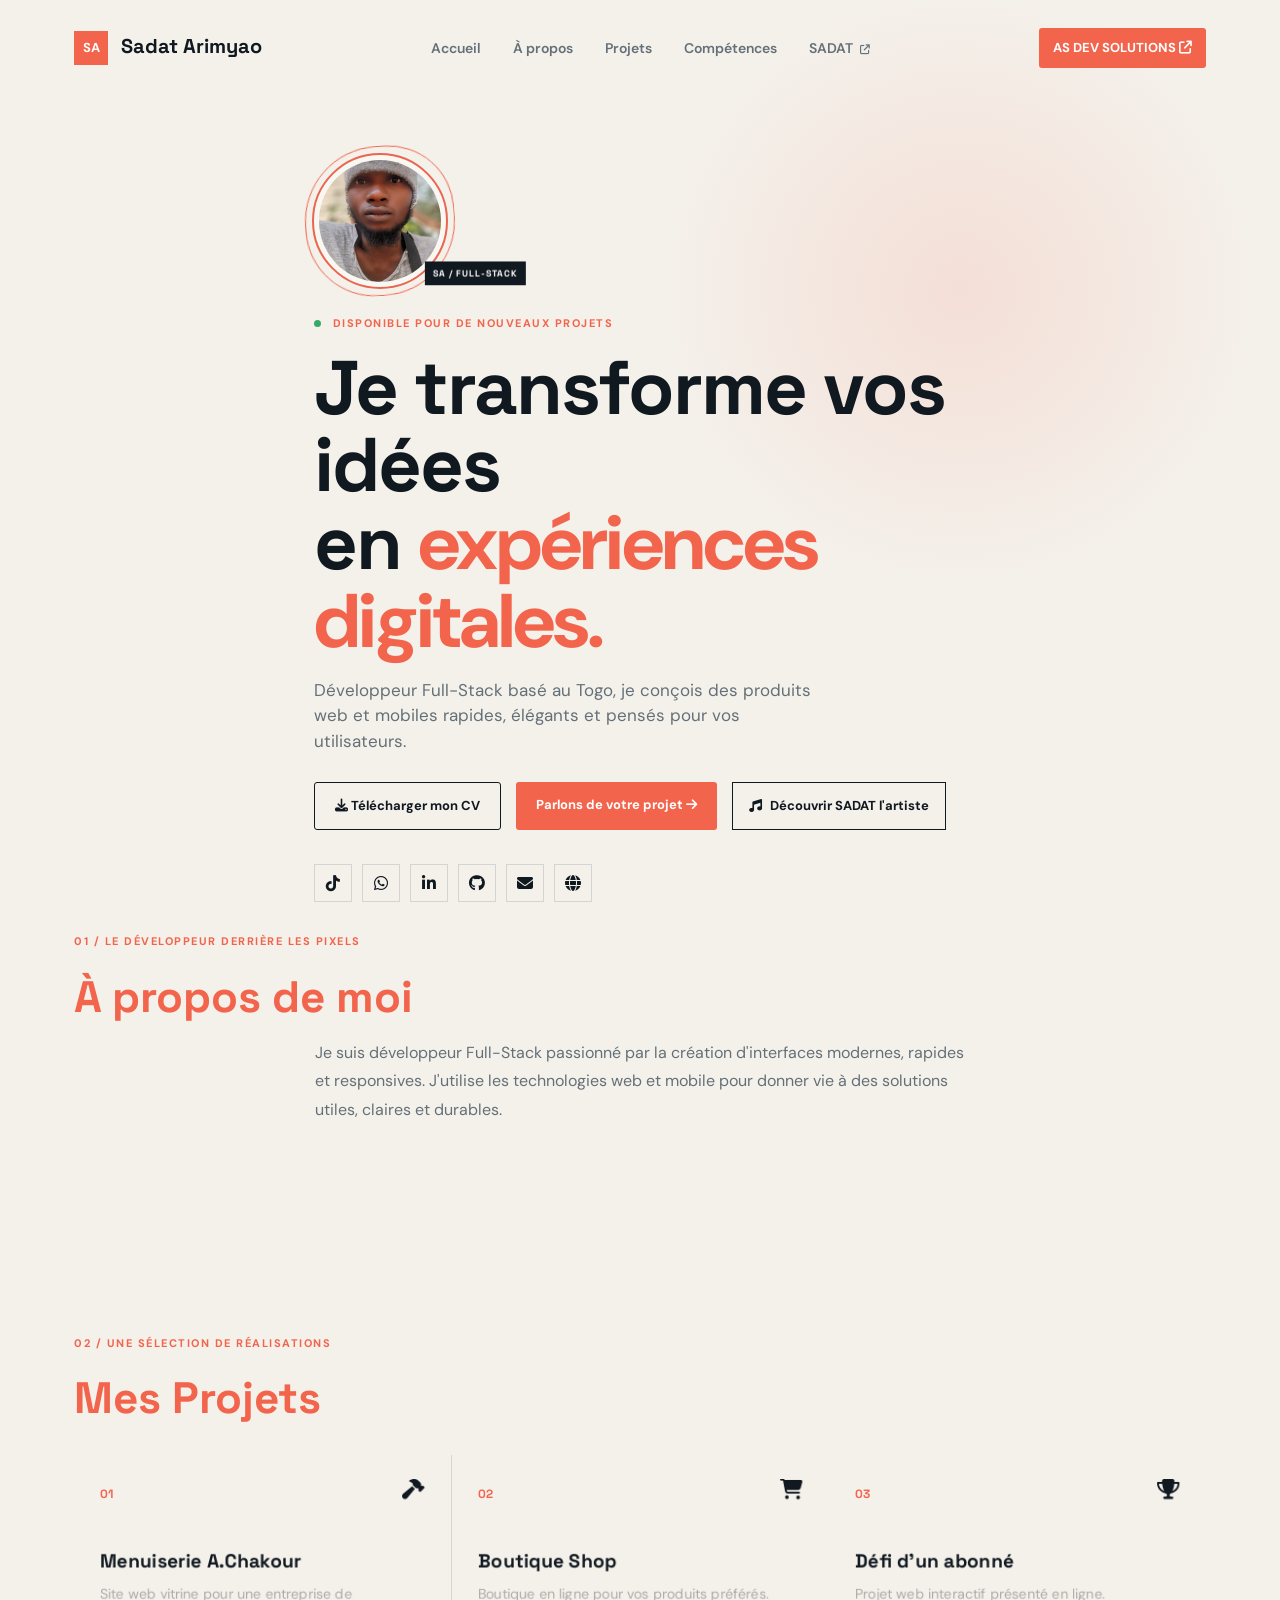
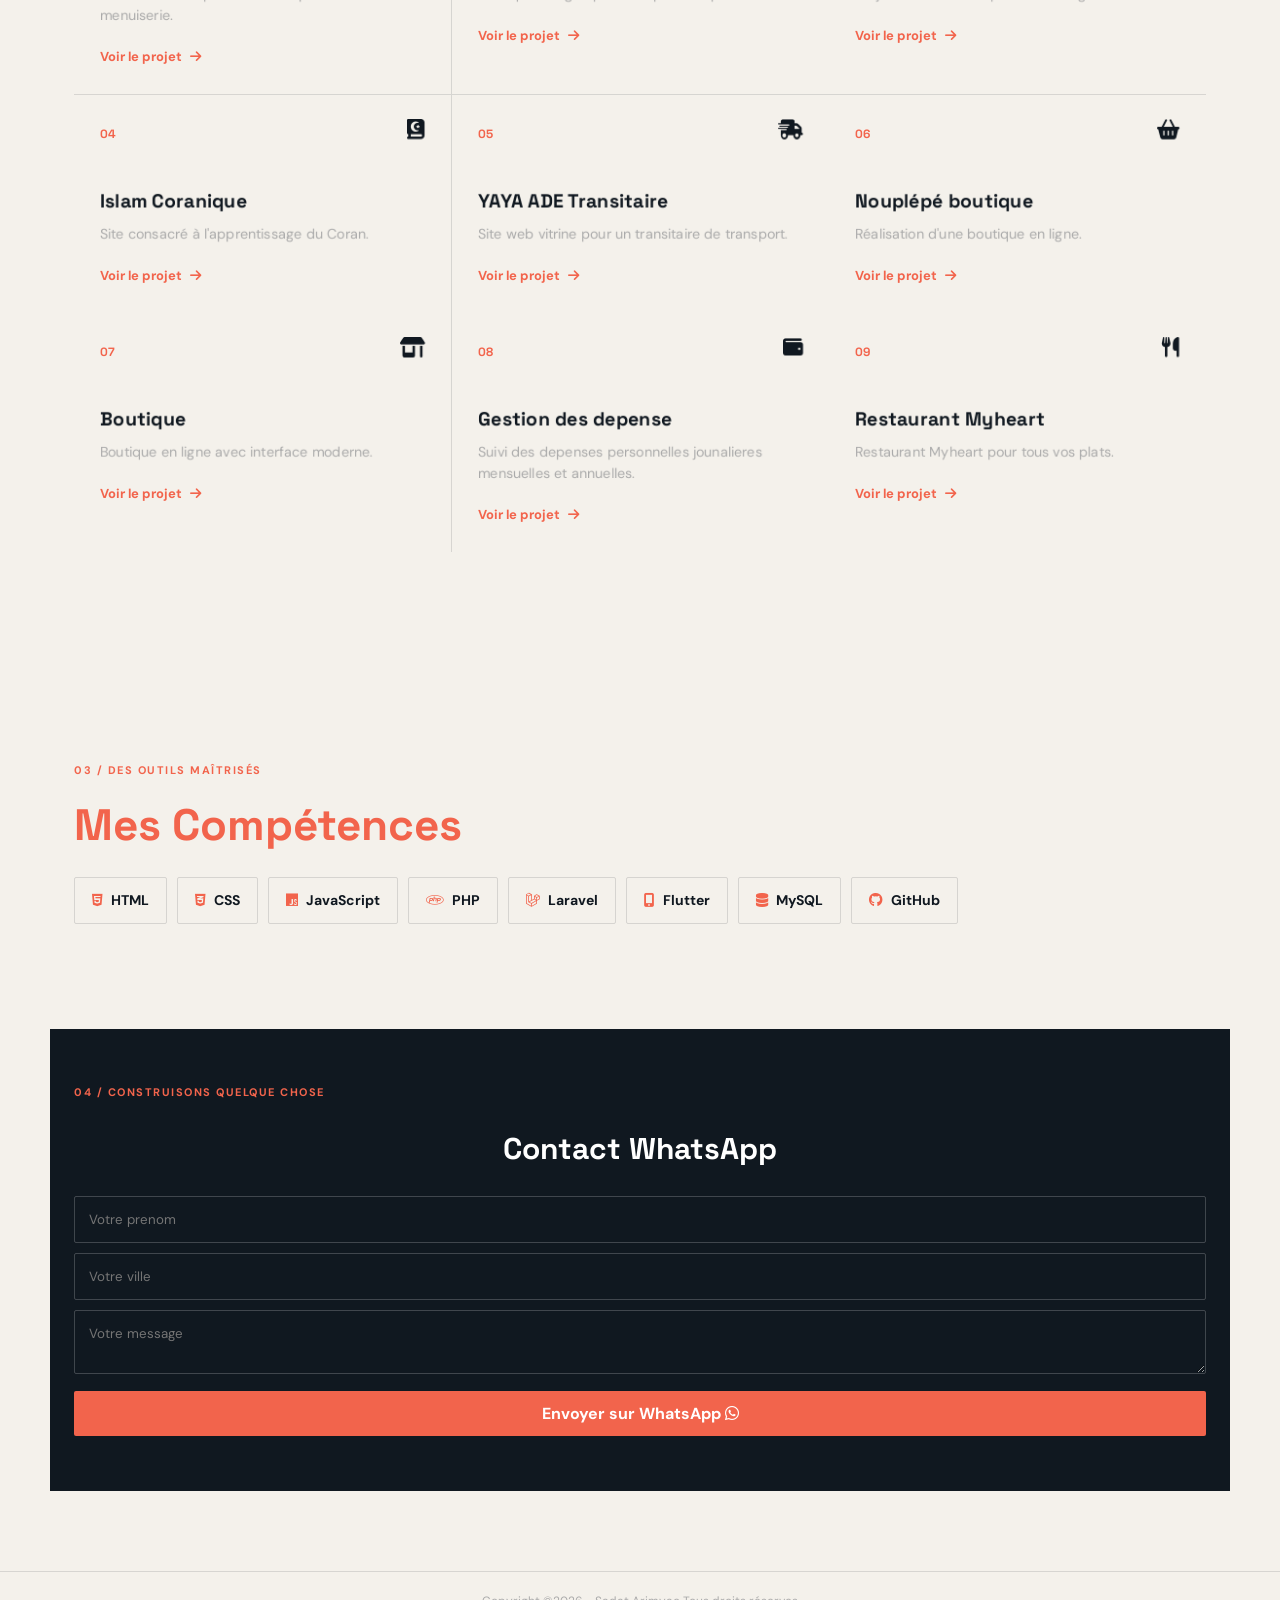
<file: index.html>
<!DOCTYPE html>
<html lang="fr">
<head>
    <meta charset="UTF-8">
    <meta name="viewport" content="width=device-width, initial-scale=1.0">
    <title>Sadat Arimyao | Développeur Full-Stack</title>
    <link rel="preconnect" href="https://fonts.googleapis.com">
    <link rel="preconnect" href="https://fonts.gstatic.com" crossorigin>
    <link href="https://fonts.googleapis.com/css2?family=DM+Sans:wght@400;500;600;700&family=Space+Grotesk:wght@500;600;700&display=swap" rel="stylesheet">
    <link rel="stylesheet" href="https://cdnjs.cloudflare.com/ajax/libs/font-awesome/6.5.2/css/all.min.css">
    <link rel="stylesheet" href="style.css">
</head>
<body>
    <header>
        <nav>
            <a href="#top" class="logo"><span>SA</span> Sadat Arimyao</a>
        <ul>
            <li><a href="#">Accueil</a></li>
            <li><a href="#about">À propos</a></li>
            <li><a href="#projects">Projets</a></li>
            <li><a href="#skills">Compétences</a></li>
            <li><a href="music/index.html">SADAT <i class="fa-solid fa-arrow-up-right-from-square"></i></a></li>
        </ul>
        <a href="#contact" class="btn nav-cta">AS DEV SOLUTIONS <i class="fa-solid fa-arrow-up-right-from-square"></i></a>

         
        </nav>
    </header>

    <main id="top">
    <section class="hero">
        <div class="content">
            <div class="profile">
                <img src="img/img-2.jpg" alt="Portrait de Sadat Arimyao">
            </div>

            <div class="eyebrow"><span></span> Disponible pour de nouveaux projets</div>
            <h1>Je transforme vos idées<br>en <span>expériences digitales.</span></h1>
            <p class="hero-copy">Développeur Full-Stack basé au Togo, je conçois des produits web et mobiles rapides, élégants et pensés pour vos utilisateurs.</p>

            <div class="buttons">
                <a href="doc/CV_Sadat_Arimyao.pdf" download="cv" class="btn-outline"><i class="fa-solid fa-download"></i> Télécharger mon CV</a>
                <a href="tel:+22897056009" class="btn">Parlons de votre projet <i class="fa-solid fa-arrow-right"></i></a>
                <a href="music/index.html" class="artist-access"><i class="fa-solid fa-music"></i> Découvrir SADAT l'artiste</a>
            </div>
            <div class="social-links" aria-label="Réseaux sociaux">
            <a href="https://www.tiktok.com/@sadat.developpeur" aria-label="TikTok"><i class="fa-brands fa-tiktok"></i></a>
            <a href="https://wa.me/22897056009" target="_blank" aria-label="WhatsApp"><i class="fa-brands fa-whatsapp"></i></a>
            <a href="https://www.linkedin.com/in/sadat-arimyao-14b58a377" aria-label="LinkedIn"><i class="fa-brands fa-linkedin-in"></i></a>
            <a href="https://github.com/sadatcoding" aria-label="GitHub"><i class="fa-brands fa-github"></i></a>
            <a href="mailto:arimyaosadat.as@gmail.com" aria-label="E-mail"><i class="fa-solid fa-envelope"></i></a>
            <a href="https://spinkatc.mychariow.com" aria-label="Chariow"><i class="fa-solid fa-globe"></i></a>
            
            </div>
        </div>
    </section>

    <!-- about -->
     <section id="about" class="section">
          <p class="section-kicker">01 / Le développeur derrière les pixels</p>
        <h2>À propos de moi</h2>
          <p class="section-text">Je suis développeur Full-Stack passionné par la création d'interfaces modernes, rapides et responsives. J'utilise les technologies web et mobile pour donner vie à des solutions utiles, claires et durables.</p>
     </section>

     <!-- projects -->
      <section id="projects" class="section">
        <p class="section-kicker">02 / Une sélection de réalisations</p>
        <h2>Mes Projets</h2>
        <div class="projects">
            <a class="project-card" href="https://sadatcoding.github.io/agoda/" target="_blank" rel="noopener noreferrer">
                <span class="card-number">01</span><i class="fa-solid fa-hammer card-icon"></i>
                <h3>Menuiserie A.Chakour</h3>
                <p>Site web vitrine pour une entreprise de menuiserie.</p>
                <span class="project-link">Voir le projet <i class="fa-solid fa-arrow-right"></i></span>
            </a>
            <a class="project-card" href="https://sadatcoding.github.io/boutique-shop/" target="_blank" rel="noopener noreferrer">
                <span class="card-number">02</span><i class="fa-solid fa-cart-shopping card-icon"></i>
                <h3>Boutique Shop</h3>
                <p>Boutique en ligne pour vos produits préférés.</p>
                <span class="project-link">Voir le projet <i class="fa-solid fa-arrow-right"></i></span>
            </a>
            <a class="project-card" href="https://sadatcoding.github.io/defi/" target="_blank" rel="noopener noreferrer">
                <span class="card-number">03</span><i class="fa-solid fa-trophy card-icon"></i>
                <h3>Défi d'un abonné</h3>
                <p>Projet web interactif présenté en ligne.</p>
                <span class="project-link">Voir le projet <i class="fa-solid fa-arrow-right"></i></span>
            </a>
            <a class="project-card" href="https://sadatcoding.github.io/islamcoranique/" target="_blank" rel="noopener noreferrer">
                <span class="card-number">04</span><i class="fa-solid fa-book-quran card-icon"></i>
                <h3>Islam Coranique</h3>
                <p>Site consacré à l'apprentissage du Coran.</p>
                <span class="project-link">Voir le projet <i class="fa-solid fa-arrow-right"></i></span>
            </a>
            <a class="project-card" href="https://sadatcoding.github.io/yayaade/" target="_blank" rel="noopener noreferrer">
                <span class="card-number">05</span><i class="fa-solid fa-truck-fast card-icon"></i>
                <h3>YAYA ADE Transitaire</h3>
                <p>Site web vitrine pour un transitaire de transport.</p>
                <span class="project-link">Voir le projet <i class="fa-solid fa-arrow-right"></i></span>
            </a>
            <a class="project-card" href="https://sadatcoding.github.io/nouplepe/" target="_blank" rel="noopener noreferrer">
                <span class="card-number">06</span><i class="fa-solid fa-basket-shopping card-icon"></i>
                <h3>Nouplépé boutique</h3>
                <p>Réalisation d'une boutique en ligne.</p>
                <span class="project-link">Voir le projet <i class="fa-solid fa-arrow-right"></i></span>
            </a>
            <a class="project-card" href="https://sadatcoding.github.io/boutique/" target="_blank" rel="noopener noreferrer">
                <span class="card-number">07</span><i class="fa-solid fa-shop card-icon"></i>
                <h3>Boutique</h3>
                <p>Boutique en ligne avec interface moderne.</p>
                <span class="project-link">Voir le projet <i class="fa-solid fa-arrow-right"></i></span>
            </a>
            <a class="project-card" href="https://sadatcoding.github.io/depensefacile/" target="_blank" rel="noopener noreferrer">
                <span class="card-number">08</span><i class="fa-solid fa-wallet card-icon"></i>
                <h3>Gestion des depense</h3>
                <p>Suivi des depenses personnelles jounalieres mensuelles et annuelles.</p>
                <span class="project-link">Voir le projet <i class="fa-solid fa-arrow-right"></i></span>
            </a>
            <a class="project-card" href="https://sadatcoding.github.io/myheart/" target="_blank" rel="noopener noreferrer">
                <span class="card-number">09</span><i class="fa-solid fa-utensils card-icon"></i>
                <h3>Restaurant Myheart</h3>
                <p>Restaurant Myheart pour tous vos plats.</p>
                <span class="project-link">Voir le projet <i class="fa-solid fa-arrow-right"></i></span>
            </a>
        </div>
      </section>

      <!-- skills -->
       <section id="skills" class="section">
        <p class="section-kicker">03 / Des outils maîtrisés</p>
        <h2>Mes Compétences</h2>
        <div class="skills">
            <div class="skill"><i class="fa-brands fa-html5"></i> HTML</div>
            <div class="skill"><i class="fa-brands fa-css3-alt"></i> CSS</div>
            <div class="skill"><i class="fa-brands fa-js"></i> JavaScript</div>
            <div class="skill"><i class="fa-brands fa-php"></i> PHP</div>
            <div class="skill"><i class="fa-brands fa-laravel"></i> Laravel</div>
            <div class="skill"><i class="fa-solid fa-mobile-screen-button"></i> Flutter</div>
            <div class="skill"><i class="fa-solid fa-database"></i> MySQL</div>
            <div class="skill"><i class="fa-brands fa-github"></i> GitHub</div>
        </div>
       </section>
    <form id="whatsappForm" class="contact-form">
     <p class="section-kicker">04 / Construisons quelque chose</p>
        <h3>Contact WhatsApp</h3>
        <input type="text" id="prenom" placeholder="Votre prenom" required>
        <input type="text" id="ville" placeholder="Votre ville" required>

        <textarea name="" id="message" placeholder="Votre message"></textarea>
        <button type="submit">Envoyer sur WhatsApp <i class="fa-brands fa-whatsapp"></i></button>
       </form>
       <!-- footer -->
        <footer>
            <p>Copyright &copy;2026 - Sadat Arimyao Tous droits réserves</p>
        </footer>

    <script src="script.js"></script>
    </main>
</body>
</html>
</file>
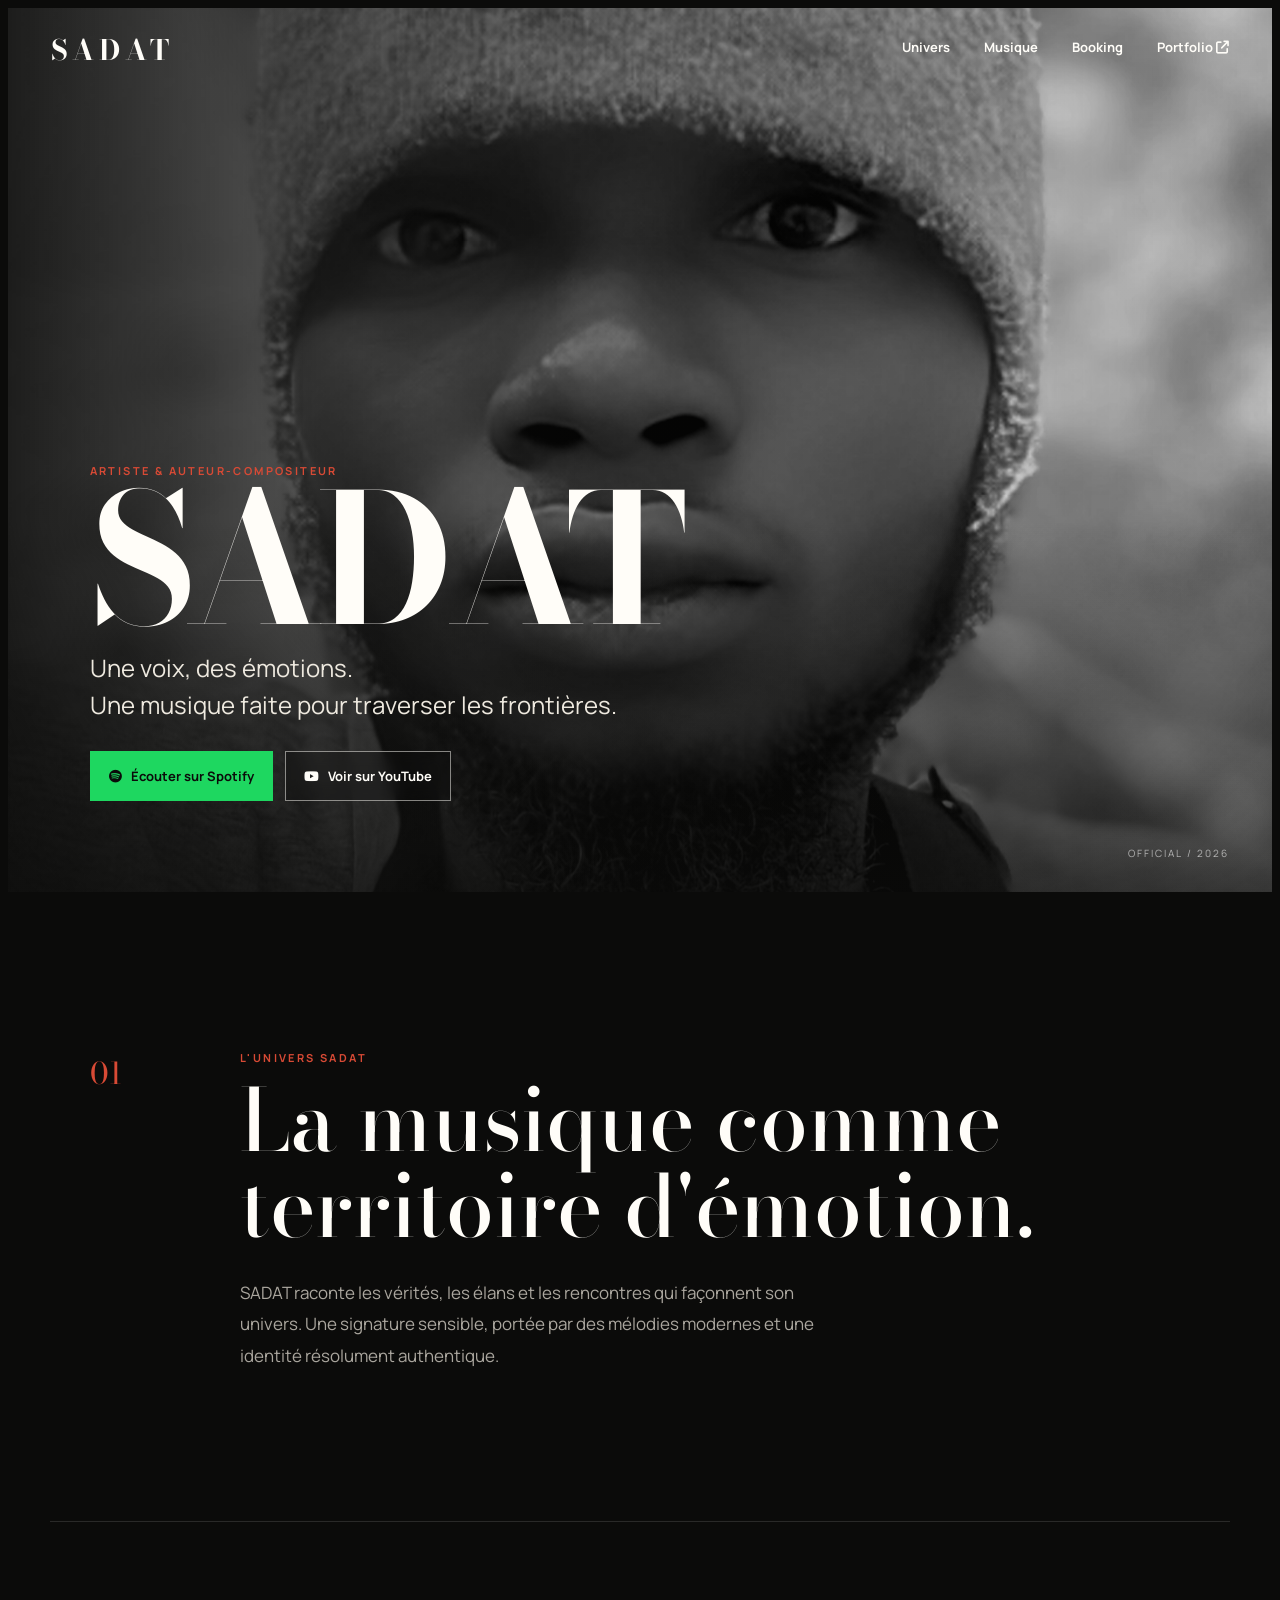
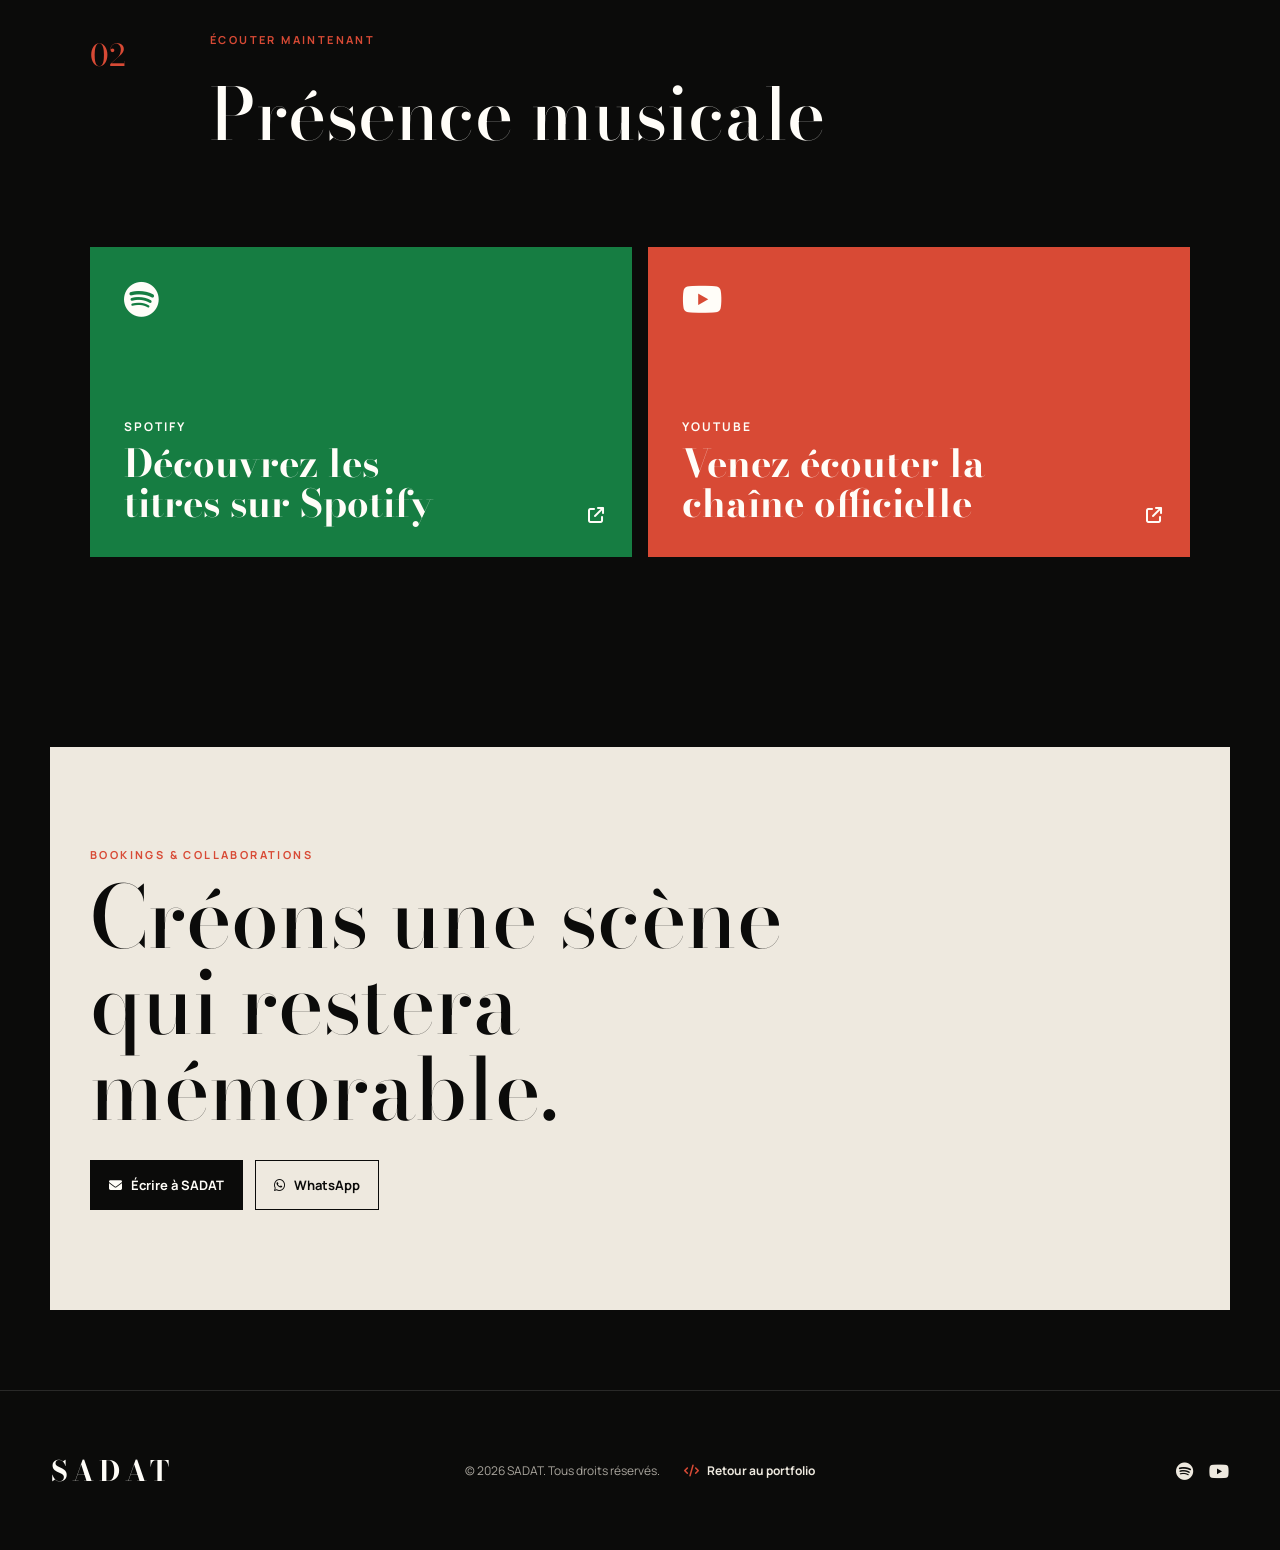
<file: music/index.html>
<!DOCTYPE html>
<html lang="fr">
<head>
    <meta charset="UTF-8">
    <meta name="viewport" content="width=device-width, initial-scale=1.0">
    <meta name="description" content="Site officiel de SADAT, artiste togolais. Découvre sa musique, ses projets et écoute ses sons sur YouTube et Spotify.">
    <title>SADAT | Artiste & Auteur-Compositeur</title>
    <link rel="preconnect" href="https://fonts.googleapis.com">
    <link rel="preconnect" href="https://fonts.gstatic.com" crossorigin>
    <link href="https://fonts.googleapis.com/css2?family=Bodoni+Moda:opsz,wght@6..96,500;6..96,700&family=Manrope:wght@400;500;600;700&display=swap" rel="stylesheet">
    <link rel="stylesheet" href="https://cdnjs.cloudflare.com/ajax/libs/font-awesome/6.5.2/css/all.min.css">
    <link rel="stylesheet" href="style.css">
</head>
<body>
    <header class="topbar">
        <a class="brand" href="#top" aria-label="Accueil SADAT">SADAT</a>
        <button class="menu-toggle" type="button" aria-label="Ouvrir le menu" aria-expanded="false">
            <span></span><span></span>
        </button>
        <nav class="main-nav" aria-label="Navigation principale">
            <a href="#univers">Univers</a>
            <a href="#music">Musique</a>
            <a href="#contact">Booking</a>
            <a href="../index.html">Portfolio <i class="fa-solid fa-arrow-up-right-from-square"></i></a>
        </nav>
    </header>

    <main id="top">
        <section class="hero" aria-labelledby="hero-title">
            <div class="hero-image" aria-hidden="true">
                <img src="../img/img-2.jpg" alt="">
            </div>
            <div class="hero-content">
                <p class="eyebrow">Artiste & Auteur-Compositeur</p>
                <h1 id="hero-title">SADAT</h1>
                <p class="hero-intro">Une voix, des émotions.<br>Une musique faite pour traverser les frontières.</p>
                <div class="hero-actions">
                    <a class="button button-spotify" href="https://open.spotify.com/artist/23CaLtQqHmxhODgocAoEZM?si=R9EVC8ejTPaKp1niqBCwJg&utm_source=copy-link" target="_blank" rel="noopener">
                        <i class="fa-brands fa-spotify"></i> Écouter sur Spotify
                    </a>
                    <a class="button button-ghost" href="https://www.youtube.com/@SadatMusique" target="_blank" rel="noopener">
                        <i class="fa-brands fa-youtube"></i> Voir sur YouTube
                    </a>
                </div>
            </div>
            <p class="hero-index">OFFICIAL / 2026</p>
        </section>

        <section id="univers" class="manifesto reveal">
            <p class="section-number">01</p>
            <div>
                <p class="kicker">L'univers SADAT</p>
                <h2>La musique comme territoire d'émotion.</h2>
                <p class="manifesto-copy">SADAT raconte les vérités, les élans et les rencontres qui façonnent son univers. Une signature sensible, portée par des mélodies modernes et une identité résolument authentique.</p>
            </div>
        </section>

        <section id="music" class="music-section">
            <div class="section-heading reveal">
                <p class="section-number">02</p>
                <div>
                    <p class="kicker">Écouter maintenant</p>
                    <h2>Présence musicale</h2>
                </div>
            </div>

            <div class="platform-grid">
                <a class="platform-card spotify-card reveal" href="https://open.spotify.com/artist/23CaLtQqHmxhODgocAoEZM?si=R9EVC8ejTPaKp1niqBCwJg&utm_source=copy-link" target="_blank" rel="noopener">
                    <span class="platform-icon"><i class="fa-brands fa-spotify"></i></span>
                    <div>
                        <p>Spotify</p>
                        <h3>Découvrez les titres sur Spotify</h3>
                    </div>
                    <i class="fa-solid fa-arrow-up-right-from-square arrow"></i>
                </a>

                <a class="platform-card youtube-card reveal" href="https://www.youtube.com/@SadatMusique" target="_blank" rel="noopener">
                    <span class="platform-icon"><i class="fa-brands fa-youtube"></i></span>
                    <div>
                        <p>YouTube</p>
                        <h3>Venez écouter la chaîne officielle</h3>
                    </div>
                    <i class="fa-solid fa-arrow-up-right-from-square arrow"></i>
                </a>
            </div>
        </section>

        <section id="contact" class="booking reveal">
            <p class="kicker">Bookings & collaborations</p>
            <h2>Créons une scène<br>qui restera mémorable.</h2>
            <div class="booking-actions">
                <a class="button button-light" href="mailto:arimyaosadat.as@gmail.com"><i class="fa-solid fa-envelope"></i> Écrire à SADAT</a>
                <a class="button button-outline" href="https://wa.me/22872136773" target="_blank" rel="noopener"><i class="fa-brands fa-whatsapp"></i> WhatsApp</a>
            </div>
        </section>
    </main>

    <footer>
        <a class="brand footer-brand" href="#top">SADAT</a>
        <p>© 2026 SADAT. Tous droits réservés.</p>
        <a class="footer-portfolio" href="../index.html"><i class="fa-solid fa-code"></i> Retour au portfolio</a>
        <div class="footer-socials">
            <a href="https://open.spotify.com/artist/23CaLtQqHmxhODgocAoEZM?si=R9EVC8ejTPaKp1niqBCwJg&utm_source=copy-link" target="_blank" rel="noopener" aria-label="Spotify"><i class="fa-brands fa-spotify"></i></a>
            <a href="https://www.youtube.com/@SadatMusique" target="_blank" rel="noopener" aria-label="YouTube"><i class="fa-brands fa-youtube"></i></a>
        </div>
    </footer>

    <script src="script.js"></script>
</body>
</html>
</file>
<file: style.css>
*{
    margin: 0;
    padding: 0;box-sizing: border-box;
    font-family: Cambria, Cochin, Georgia, Times, 'Times New Roman', serif;
}
body{
    background: #050b1e;
    color: #fff;
}
/* navbar */
nav{
    display: flex;
    justify-content: space-between;
    align-items: center;
    padding: 20px 8px;
}
.logo{
    color: #ff7a00;
}
nav ul{
    display: flex;
    list-style: none;
    gap: 20px;
}
nav ul li a{
    color: #ccc;
    text-decoration: none;
}
nav ul li a:hover{
    color: #ff7a00;
}
.btn{background: #ff7a00;
padding: 10px 18px;color: #fff;text-decoration: none;border-radius: 20px;}
.btn-outline{
    border: 1px solid #ff7a00;
    padding: 10px 18px;
    color: #ff7a00;
    text-decoration: none;
    border-radius: 20px;
}
/* hero */
.hero{
    height: 80vh;
    display: flex;
    justify-content: center;
    align-items: center;
    text-align: center;
}
.profile img{
    width: 120px;
    height: 120px;
    border-radius: 50%;
    border: 3px solid #ff7a00;
    margin-bottom: 20px;
}
h1{
    font-size: 40px;
    margin-bottom: 10px;
}
h1 span{
    color: #ff7a00;
}
p{
    color: #aaa;
    margin-bottom: 25px;
}
.buttons{
    display: flex;
    gap: 15px;
    justify-content: center;
}
.icon img{
    width: 30px;
    height: 30px;
    margin-top: 45px;
}
.icon a{
    padding: 10px;
}
.section{
    padding: 20px 10%;
    text-align: center;
}
.section h2{
    font-size: 32px;
    margin-bottom: 20px;
    color: #ff7a00;
}
.section-text{
    color: #bbb;
    max-width: 700px;
    margin: auto;
    line-height: 1.6;
}
.projects{
    display: grid;
    grid-template-columns: repeat(auto-fit,minmax(250px,1fr));
    gap: 20px;
    margin-top: 40px;
}
.project-card{
    background: #0c132f;
    padding: 20px;
    border-radius: 12px;
    transition: 0.5s;
}
.project-card:hover{
    transform: translateY(-5px);
    box-shadow: 0 10px 30px rgba(255, 122, 0, 0.2);
}
/* skills */
.skills{
    display: flex;
    flex-wrap: wrap;
    justify-content: center;
    gap: 15px;
    margin-top: 30px;
}
.skill{
    border: 1px solid #ff7a00;
    padding: 10px 20px;
    border-radius: 20px;
    color: #ff7a00;
    font-weight: bold;
}
#whatsappForm{
    max-width: 360px;
    margin: 20px auto;
    padding: 20px;
    border-radius: 15px;
    box-shadow: 0 4px 12px rgba(255, 122, 0, 0.2);
}
#whatsappForm h3{
    text-align: center;
    margin-bottom: 15px;
    color: #ff7a00;
}
#whatsappForm input,
#whatsappForm textarea{
    width: 100%;
    padding: 10px;
    margin-bottom: 10px;
    border-radius: 8px;
    border: 1px solid #ff7a00;
}
#whatsappForm button{
    width: 100%;
    padding: 12px;
    background: #ff7a00;
    color: #fff;
    font-size: 16px;
    border: none;
    border-radius: 30px;
    cursor: pointer;
}
#whatsappForm button:hover{
    opacity: .9;
}

/* footer */
footer p{
    text-align: center;
    color: #aaa;
    margin-top: 30px;
}




/* responsive */
@media (max-width:768px) {
    h1{
        font-size: 28px;
    }
    nav ul{
        display: none;
    }
    footer{
        font-size: 12px;
    }
}

/* portfolio refresh */
:root {
    --ink: #101820;
    --paper: #f4f1eb;
    --coral: #f2644c;
    --muted: #647078;
    --line: rgba(16, 24, 32, .13);
}
* { font-family: 'DM Sans', sans-serif; }
html { scroll-behavior: smooth; }
body { background: var(--paper); color: var(--ink); line-height: 1.5; overflow-x: hidden; }
header { position: absolute; z-index: 2; width: 100%; }
nav { max-width: 1180px; margin: auto; padding: 28px 24px; }
.logo { color: var(--ink); font: 700 20px 'Space Grotesk', sans-serif; text-decoration: none; }
.logo span { display: inline-grid; place-items: center; width: 34px; height: 34px; margin-right: 8px; background: var(--coral); color: white; font-size: 13px; }
nav ul { gap: 32px; }
nav ul li a { color: var(--muted); font-size: 14px; font-weight: 600; }
nav ul li a:hover { color: var(--coral); }
nav ul li a i { margin-left: 4px; font-size: 10px; }
.artist-access {
    display: inline-flex;
    align-items: center;
    gap: 8px;
    min-height: 44px;
    padding: 0 16px;
    border: 1px solid var(--ink);
    color: var(--ink);
    font-size: 13px;
    font-weight: 700;
    text-decoration: none;
    transition: .25s ease;
}
.artist-access:hover {
    background: var(--ink);
    color: var(--paper);
    transform: translateY(-3px);
}
.btn, .btn-outline { border-radius: 3px; padding: 13px 20px; font-weight: 700; font-size: 13px; transition: transform .2s, background .2s; }
.btn { background: var(--coral); color: white; }
.btn:hover, .btn-outline:hover { transform: translateY(-3px); }
.btn-outline { border: 1px solid var(--ink); color: var(--ink); }
.nav-cta { padding: 10px 14px; }
.hero { min-height: 760px; height: 92vh; position: relative; background: radial-gradient(circle at 75% 35%, rgba(242,100,76,.13), transparent 28%), var(--paper); }
.content { position: relative; z-index: 1; max-width: 700px; padding: 155px 24px 0; text-align: left; margin: auto; }
.profile img { width: 78px; height: 78px; object-fit: cover; border: 0; border-radius: 50%; margin-bottom: 18px; filter: grayscale(15%); }
.eyebrow, .section-kicker { color: var(--coral); font-size: 11px; font-weight: 700; letter-spacing: 1.5px; text-transform: uppercase; }
.eyebrow span { display: inline-block; width: 7px; height: 7px; margin-right: 7px; border-radius: 50%; background: #39a96b; }
h1, h2, h3 { font-family: 'Space Grotesk', sans-serif; }
h1 { color: var(--ink); font-size: clamp(42px, 6vw, 76px); line-height: 1.02; letter-spacing: -2px; margin: 17px 0; }
h1 span, .section h2 { color: var(--coral); }
.hero-copy { max-width: 520px; color: var(--muted); font-size: 17px; margin-bottom: 28px; }
.buttons { justify-content: flex-start; flex-wrap: wrap; }
.social-links { display: flex; gap: 10px; margin-top: 34px; }
.social-links a { display: grid; place-items: center; width: 38px; height: 38px; border: 1px solid var(--line); color: var(--ink); text-decoration: none; transition: .2s; }
.social-links a:hover { color: white; background: var(--ink); transform: translateY(-3px); }
.section { max-width: 1180px; margin: auto; padding: 105px 24px; text-align: left; }
.section h2 { font-size: 44px; line-height: 1; margin: 8px 0 20px; }
.section-text { max-width: 650px; color: var(--muted); line-height: 1.8; }
.projects { grid-template-columns: repeat(3, 1fr); gap: 1px; background: var(--line); margin-top: 35px; }
.project-card { position: relative; min-height: 190px; background: var(--paper); border-radius: 0; padding: 26px; color: var(--ink); text-decoration: none; transition: .25s; }
.project-card:hover { background: #fff; box-shadow: none; transform: translateY(-5px); }
.project-card h3 { margin-top: 42px; font-size: 19px; }
.project-card p { margin: 8px 0 18px; font-size: 14px; }
.project-link { display: inline-flex; align-items: center; gap: 8px; color: var(--coral); font: 700 13px 'DM Sans', sans-serif; }
.project-link i { transition: transform .2s ease; }
.project-card:hover .project-link i { transform: translateX(4px); }
.card-number { color: var(--coral); font: 700 12px 'Space Grotesk', sans-serif; }
.card-icon { position: absolute; top: 25px; right: 26px; color: var(--ink); font-size: 20px; }
.skills { justify-content: flex-start; gap: 10px; }
.skill { border: 1px solid var(--line); border-radius: 2px; color: var(--ink); padding: 12px 17px; font-size: 14px; background: transparent; }
.skill i { color: var(--coral); margin-right: 5px; }
#whatsappForm { max-width: 1180px; margin: 0 auto 80px; padding: 55px 24px; border-radius: 0; box-shadow: none; background: var(--ink); }
#whatsappForm h3 { color: white; font-size: 30px; margin: 10px 0 25px; }
#whatsappForm input, #whatsappForm textarea { border: 1px solid rgba(255,255,255,.2); border-radius: 2px; background: transparent; color: white; padding: 14px; }
#whatsappForm button { border-radius: 2px; background: var(--coral); font-weight: 700; }
footer { border-top: 1px solid var(--line); padding: 20px; }
footer p { margin: 0; text-align: center; font-size: 12px; }
body:not(.is-loaded) .content { opacity: 0; transform: translateY(15px); }
body.is-loaded .content { opacity: 1; transform: translateY(0); transition: .7s ease; }
.profile { animation: profile-float 5s ease-in-out infinite; }
.section, #whatsappForm { opacity: 0; transform: translateY(35px); transition: opacity .7s ease, transform .7s ease; }
.section.is-visible, #whatsappForm.is-visible { opacity: 1; transform: translateY(0); }
.project-card, .skill { opacity: 0; transform: translateY(20px); }
.is-visible .project-card, .is-visible .skill { animation: reveal-item .55s ease forwards; }
.is-visible .project-card:nth-child(2), .is-visible .skill:nth-child(2) { animation-delay: .08s; }
.is-visible .project-card:nth-child(3), .is-visible .skill:nth-child(3) { animation-delay: .16s; }
.is-visible .project-card:nth-child(4), .is-visible .skill:nth-child(4) { animation-delay: .24s; }
.is-visible .project-card:nth-child(5), .is-visible .skill:nth-child(5) { animation-delay: .32s; }
.is-visible .project-card:nth-child(6), .is-visible .skill:nth-child(6) { animation-delay: .4s; }
.is-visible .project-card:nth-child(7) { animation-delay: .48s; }
@keyframes reveal-item { to { opacity: 1; transform: translateY(0); } }
@keyframes profile-float { 0%, 100% { translate: 0 0; } 50% { translate: 0 -7px; } }
@media (prefers-reduced-motion: reduce) {
    *, *::before, *::after { animation-duration: .01ms !important; animation-iteration-count: 1 !important; scroll-behavior: auto !important; transition-duration: .01ms !important; }
}
@media (max-width: 768px) {
    nav { padding: 18px 16px; } .nav-cta { display: none; }
    .hero { min-height: 700px; height: auto; } .content { padding-top: 125px; }
    h1 { font-size: 43px; letter-spacing: -1px; } .hero-copy { font-size: 15px; }
    .section { padding: 75px 20px; } .section h2 { font-size: 36px; }
    .projects { grid-template-columns: 1fr; } .buttons .btn, .buttons .btn-outline { width: 100%; text-align: center; }
}

/* 3D tilt */
.projects,
.profile {
    perspective: 900px;
}
.project-card {
    transform-style: preserve-3d;
    will-change: transform;
    transition: transform .18s ease, background .25s;
}
.project-card:hover {
    background: #fff;
    box-shadow: 18px 18px 40px rgba(16, 24, 32, .12);
}
.project-card .card-icon,
.project-card h3,
.project-card p,
.project-card .card-number {
    transform: translateZ(24px);
}
.profile {
    transform-style: preserve-3d;
    will-change: transform;
}
.profile img {
    backface-visibility: hidden;
}

/* profile mark */
.profile {
    position: relative;
    width: 132px;
    height: 132px;
    margin-bottom: 28px;
    transform: rotate(-4deg);
}
.profile::before {
    content: "";
    position: absolute;
    inset: -9px;
    border: 1px solid var(--coral);
    border-radius: 50% 44% 50% 46%;
}
.profile::after {
    content: "SA / FULL-STACK";
    position: absolute;
    right: -76px;
    bottom: -5px;
    padding: 6px 8px;
    background: var(--ink);
    color: white;
    font: 700 9px 'Space Grotesk', sans-serif;
    letter-spacing: 1px;
    transform: rotate(4deg);
}
.profile img {
    width: 132px;
    height: 132px;
    margin: 0;
    border: 5px solid var(--paper);
    outline: 2px solid var(--coral);
    object-fit: cover;
    filter: grayscale(12%) contrast(1.05);
    transform: rotate(4deg);
}
@media (max-width: 768px) {
    .profile { width: 108px; height: 108px; margin-bottom: 24px; }
    .profile img { width: 108px; height: 108px; }
    .profile::after { right: -65px; font-size: 8px; }
}
</file>
<file: music/style.css>
:root {
    --black: #0b0b0a;
    --ivory: #eee9df;
    --white: #fffdf8;
    --red: #d84a35;
    --green: #1ed760;
    --muted: #aaa69e;
}

* {
    box-sizing: border-box;
    margin: 0;
    padding: 0;
}

html {
    scroll-behavior: smooth;
}

body {
    background: var(--black);
    color: var(--ivory);
    font-family: "Manrope", sans-serif;
    overflow-x: hidden;
}

body::before {
    content: "";
    position: fixed;
    inset: 0;
    z-index: 20;
    border: 8px solid var(--black);
    pointer-events: none;
}

.topbar {
    position: absolute;
    z-index: 10;
    top: 0;
    left: 0;
    width: 100%;
    display: flex;
    align-items: center;
    justify-content: space-between;
    padding: 28px 4vw;
}

.brand {
    color: var(--white);
    font-family: "Bodoni Moda", serif;
    font-size: 28px;
    font-weight: 700;
    letter-spacing: 5px;
    text-decoration: none;
}

.main-nav {
    display: flex;
    gap: 34px;
}

.main-nav a {
    color: var(--white);
    font-size: 13px;
    font-weight: 700;
    text-decoration: none;
}

.main-nav a::after {
    content: "";
    display: block;
    width: 0;
    height: 1px;
    margin-top: 5px;
    background: var(--red);
    transition: width .25s ease;
}

.main-nav a:hover::after {
    width: 100%;
}

.menu-toggle {
    display: none;
}

.hero {
    position: relative;
    min-height: 820px;
    height: 100vh;
    display: flex;
    align-items: flex-end;
    overflow: hidden;
    background: #151513;
}

.hero-image {
    position: absolute;
    inset: 0;
    background: #151513;
}

.hero-image::after {
    content: "";
    position: absolute;
    inset: 0;
    background: linear-gradient(90deg, rgba(11,11,10,.92) 0%, rgba(11,11,10,.4) 48%, rgba(11,11,10,.1) 100%), linear-gradient(0deg, rgba(11,11,10,.75) 0%, transparent 42%);
}

.hero-image img {
    width: 100%;
    height: 100%;
    object-fit: cover;
    object-position: 72% 35%;
    filter: grayscale(100%) contrast(1.12);
    transform: scale(1.03);
    animation: cinematic-in 1.8s cubic-bezier(.2,.7,.2,1) forwards;
}

.hero-content {
    position: relative;
    z-index: 2;
    width: 100%;
    padding: 0 7vw 11vh;
}

.eyebrow,
.kicker {
    color: var(--red);
    font-size: 11px;
    font-weight: 700;
    letter-spacing: 2.4px;
    text-transform: uppercase;
}

.hero h1 {
    max-width: 800px;
    margin: 8px 0 16px;
    color: var(--white);
    font-family: "Bodoni Moda", serif;
    font-size: clamp(92px, 14vw, 210px);
    line-height: .82;
    letter-spacing: -7px;
    animation: title-in 1.2s .2s cubic-bezier(.2,.7,.2,1) both;
}

.hero-intro {
    color: var(--ivory);
    font-size: clamp(17px, 2vw, 24px);
    line-height: 1.55;
    animation: title-in 1.2s .45s cubic-bezier(.2,.7,.2,1) both;
}

.hero-actions,
.booking-actions {
    display: flex;
    flex-wrap: wrap;
    gap: 12px;
    margin-top: 28px;
}

.button {
    display: inline-flex;
    align-items: center;
    justify-content: center;
    gap: 9px;
    min-height: 50px;
    padding: 0 18px;
    border: 1px solid transparent;
    color: var(--white);
    font-size: 13px;
    font-weight: 700;
    text-decoration: none;
    transition: transform .25s ease, background .25s ease, color .25s ease;
}

.button:hover {
    transform: translateY(-4px);
}

.button-spotify {
    background: var(--green);
    color: var(--black);
}

.button-ghost {
    border-color: rgba(255, 253, 248, .5);
    background: rgba(11, 11, 10, .25);
    backdrop-filter: blur(8px);
}

.hero-index {
    position: absolute;
    z-index: 3;
    right: 4vw;
    bottom: 40px;
    color: rgba(255,255,255,.6);
    font-size: 10px;
    letter-spacing: 2px;
}

.manifesto,
.music-section,
.booking {
    max-width: 1180px;
    margin: 0 auto;
}

.manifesto {
    display: grid;
    grid-template-columns: 120px 1fr;
    gap: 30px;
    padding: 150px 40px;
}

.section-number {
    color: var(--red);
    font-family: "Bodoni Moda", serif;
    font-size: 30px;
}

.manifesto h2,
.section-heading h2,
.booking h2 {
    margin: 12px 0 28px;
    color: var(--white);
    font-family: "Bodoni Moda", serif;
    font-weight: 500;
}

.manifesto h2 {
    max-width: 820px;
    font-size: clamp(48px, 7vw, 86px);
    line-height: 1;
}

.manifesto-copy {
    max-width: 600px;
    color: var(--muted);
    font-size: 17px;
    line-height: 1.85;
}

.music-section {
    padding: 110px 40px;
    border-top: 1px solid rgba(255,255,255,.12);
}

.section-heading {
    display: grid;
    grid-template-columns: 120px 1fr;
    margin-bottom: 50px;
}

.section-heading h2 {
    font-size: clamp(44px, 6vw, 72px);
}

.platform-grid {
    display: grid;
    grid-template-columns: 1fr 1fr;
    gap: 16px;
}

.platform-card {
    position: relative;
    min-height: 310px;
    display: flex;
    align-items: flex-end;
    gap: 20px;
    padding: 34px;
    color: var(--white);
    text-decoration: none;
    overflow: hidden;
    transition: transform .35s ease;
}

.platform-card:hover {
    transform: translateY(-8px);
}

.spotify-card {
    background: #167d42;
}

.youtube-card {
    background: var(--red);
}

.platform-icon {
    position: absolute;
    top: 28px;
    left: 34px;
    font-size: 36px;
}

.platform-card p {
    margin-bottom: 8px;
    font-size: 12px;
    font-weight: 700;
    text-transform: uppercase;
    letter-spacing: 2px;
}

.platform-card h3 {
    max-width: 330px;
    font-family: "Bodoni Moda", serif;
    font-size: clamp(28px, 3vw, 42px);
    line-height: 1.05;
}

.platform-card .arrow {
    position: absolute;
    right: 28px;
    bottom: 34px;
}

.booking {
    margin-top: 80px;
    margin-bottom: 80px;
    padding: 100px 40px;
    background: var(--ivory);
    color: var(--black);
}

.booking h2 {
    max-width: 820px;
    color: var(--black);
    font-size: clamp(48px, 7vw, 86px);
    line-height: 1;
}

.button-light {
    background: var(--black);
}

.button-outline {
    border-color: var(--black);
    color: var(--black);
}

footer {
    min-height: 160px;
    display: grid;
    grid-template-columns: 1fr auto auto 1fr;
    align-items: center;
    gap: 24px;
    padding: 30px 4vw;
    border-top: 1px solid rgba(255,255,255,.12);
}

footer p {
    color: var(--muted);
    font-size: 12px;
}

.footer-portfolio {
    color: var(--ivory);
    font-size: 12px;
    font-weight: 700;
    text-decoration: none;
}

.footer-portfolio i {
    margin-right: 6px;
    color: var(--red);
}

.footer-socials {
    display: flex;
    justify-self: end;
    gap: 16px;
}

.footer-socials a {
    color: var(--ivory);
    font-size: 18px;
}

.reveal {
    opacity: 0;
    transform: translateY(40px);
    transition: opacity .8s ease, transform .8s cubic-bezier(.2,.7,.2,1);
}

.reveal.is-visible {
    opacity: 1;
    transform: translateY(0);
}

@keyframes cinematic-in {
    from { opacity: .2; transform: scale(1.12); }
    to { opacity: 1; transform: scale(1.03); }
}

@keyframes title-in {
    from { opacity: 0; transform: translateY(35px); }
    to { opacity: 1; transform: translateY(0); }
}

@media (max-width: 768px) {
    body::before { border-width: 5px; }
    .topbar { padding: 20px 22px; }
    .brand { font-size: 22px; }
    .menu-toggle {
        width: 42px;
        height: 42px;
        display: grid;
        place-content: center;
        gap: 7px;
        border: 1px solid rgba(255,255,255,.35);
        background: transparent;
    }
    .menu-toggle span { width: 18px; height: 1px; background: white; }
    .main-nav {
        position: absolute;
        top: 72px;
        right: 22px;
        display: none;
        width: 180px;
        padding: 20px;
        background: var(--white);
    }
    .main-nav.is-open { display: grid; }
    .main-nav a { color: var(--black); }
    .hero { min-height: 680px; }
    .hero-image img { object-position: 62% 35%; }
    .hero-content { padding: 0 22px 70px; }
    .hero h1 { font-size: clamp(74px, 24vw, 110px); letter-spacing: -5px; }
    .hero-intro { max-width: 310px; }
    .hero-actions { flex-direction: column; align-items: stretch; }
    .hero-index { display: none; }
    .manifesto,
    .music-section,
    .booking { padding-left: 22px; padding-right: 22px; }
    .manifesto { grid-template-columns: 1fr; padding-top: 90px; padding-bottom: 90px; }
    .section-heading { grid-template-columns: 1fr; }
    .platform-grid { grid-template-columns: 1fr; }
    .platform-card { min-height: 250px; }
    .booking { margin: 40px 22px; padding: 70px 22px; }
    .booking-actions { flex-direction: column; align-items: stretch; }
    footer { grid-template-columns: 1fr auto; gap: 20px; }
    footer p { grid-column: 1 / -1; grid-row: 3; }
    .footer-portfolio { grid-column: 1 / -1; grid-row: 2; justify-self: center; }
}

@media (prefers-reduced-motion: reduce) {
    *, *::before, *::after {
        animation-duration: .01ms !important;
        animation-iteration-count: 1 !important;
        scroll-behavior: auto !important;
        transition-duration: .01ms !important;
    }
}
</file>
